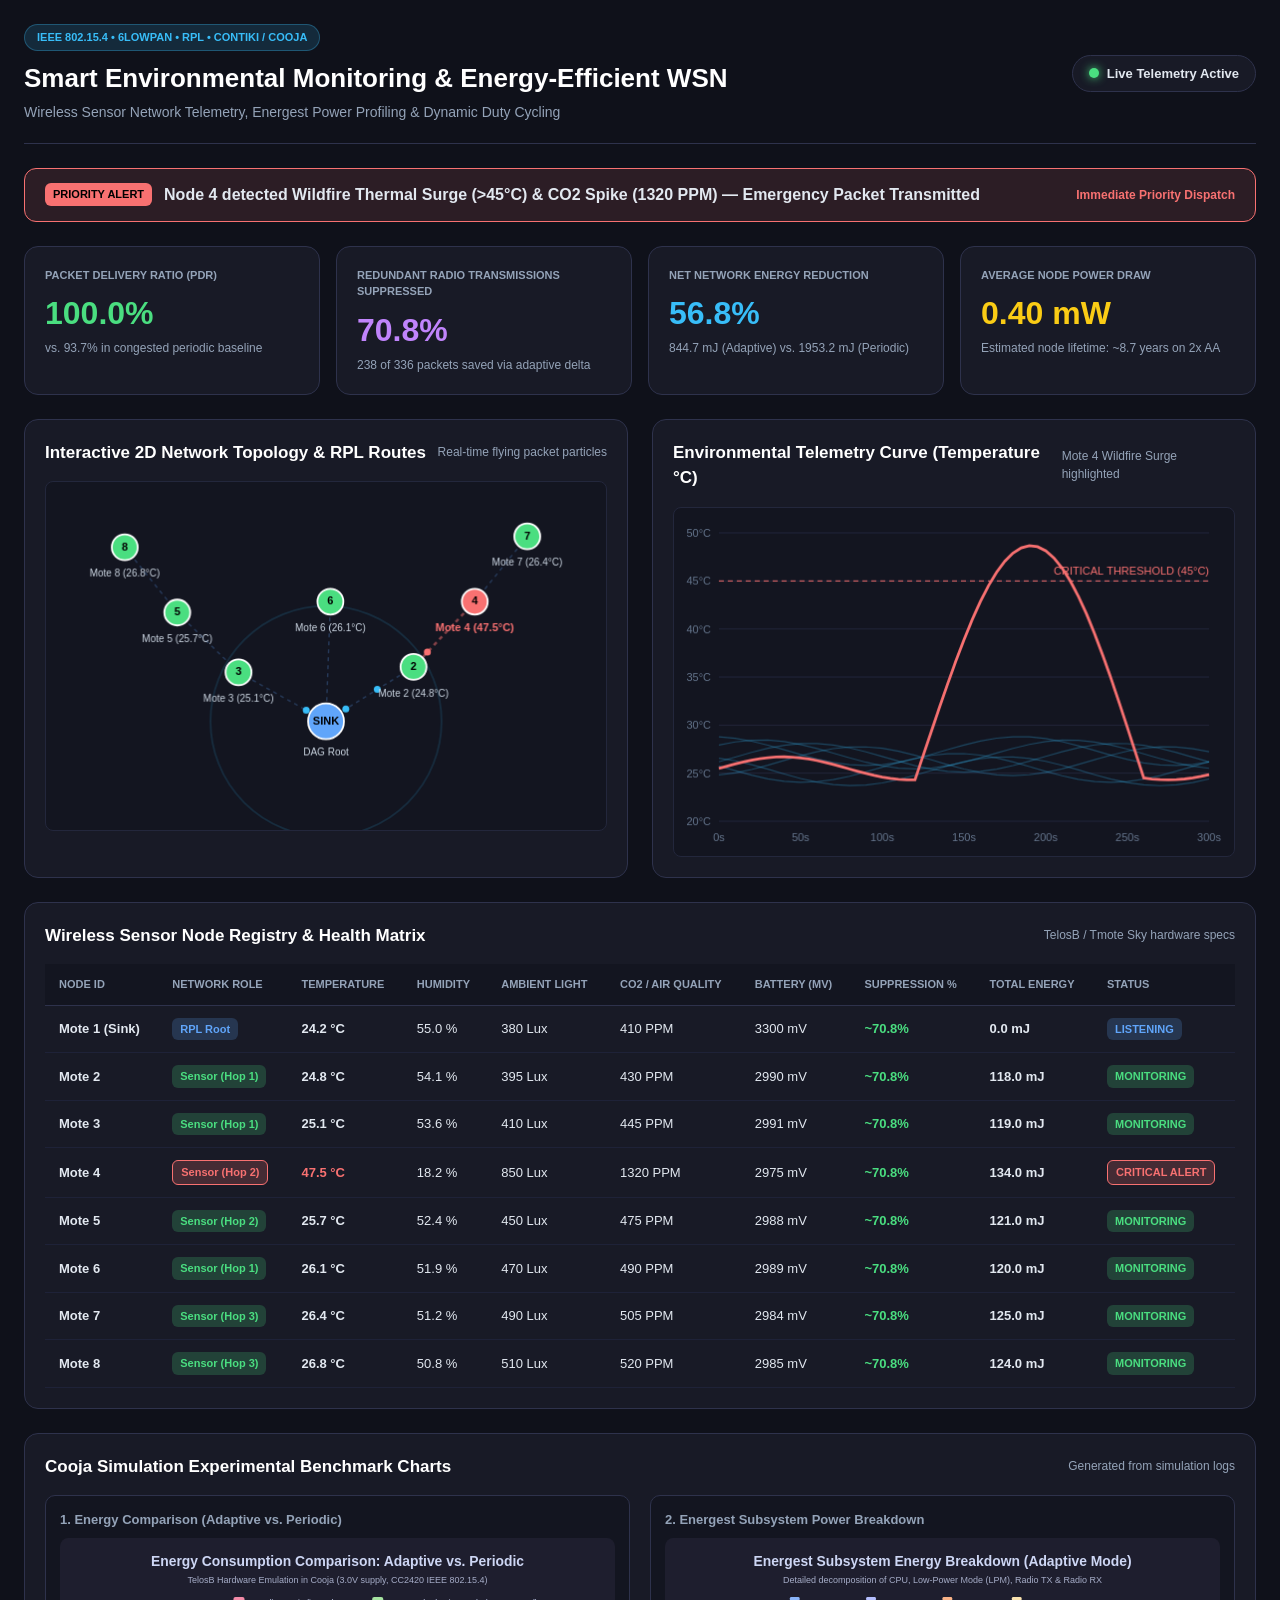
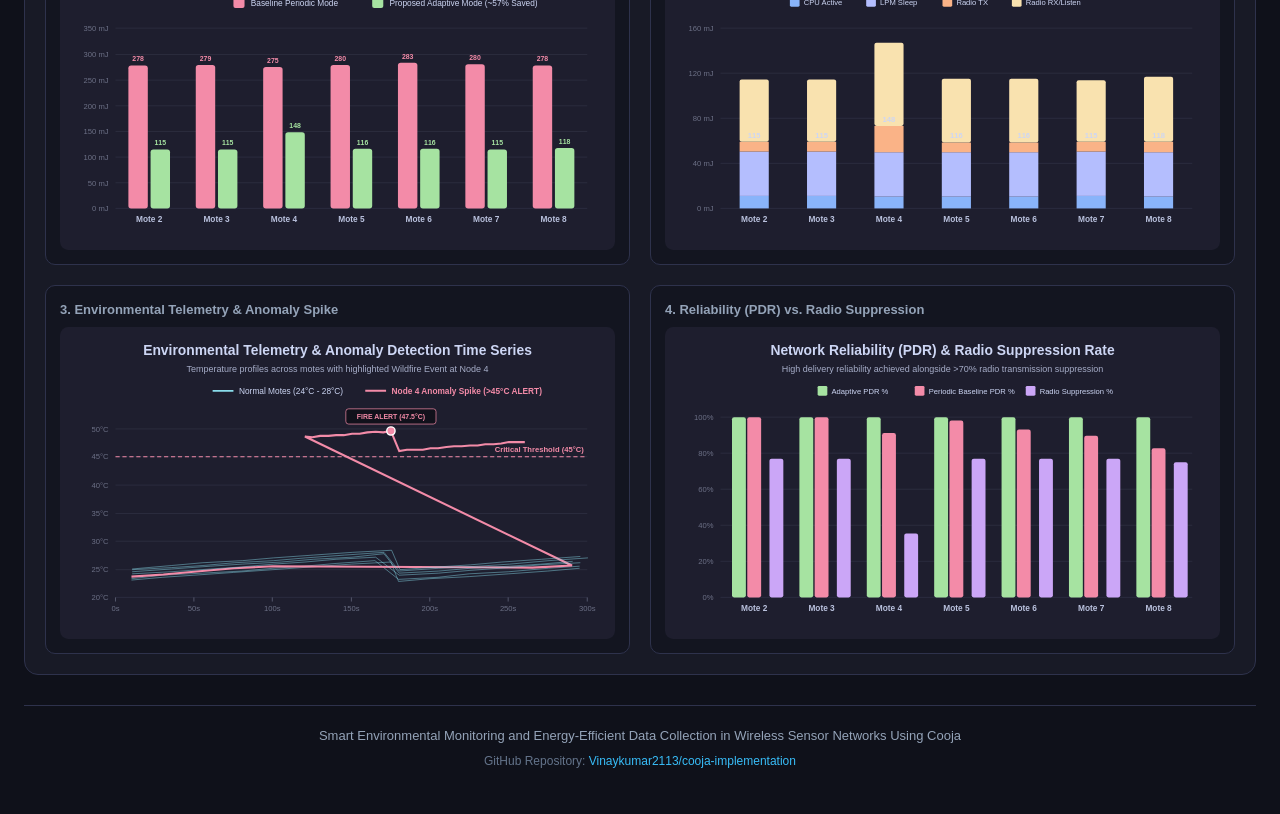
<file: index.html>
<!DOCTYPE html>
<html lang="en">
<head>
  <meta charset="UTF-8">
  <meta name="viewport" content="width=device-width, initial-scale=1.0">
  <title>Smart Environmental Monitoring & Energy-Efficient WSN in Cooja</title>
  <style>
    :root {
      --bg-base: #0f111a;
      --bg-surface: #181a26;
      --bg-card: #202336;
      --border-color: #2e324c;
      --text-main: #e2e8f0;
      --text-muted: #94a3b8;
      --accent-cyan: #38bdf8;
      --accent-blue: #60a5fa;
      --accent-green: #4ade80;
      --accent-red: #f87171;
      --accent-purple: #c084fc;
      --accent-yellow: #facc15;
    }
    * { box-sizing: border-box; margin: 0; padding: 0; font-family: -apple-system, BlinkMacSystemFont, "Segoe UI", Roboto, sans-serif; }
    body { background: var(--bg-base); color: var(--text-main); min-height: 100vh; padding: 24px; line-height: 1.5; }
    .container { max-width: 1400px; margin: 0 auto; }
    header { display: flex; justify-content: space-between; align-items: center; border-bottom: 1px solid var(--border-color); padding-bottom: 20px; margin-bottom: 24px; flex-wrap: wrap; gap: 16px; }
    .brand-badge { display: inline-block; padding: 4px 12px; background: rgba(56,189,248,0.15); color: var(--accent-cyan); font-size: 11px; font-weight: 700; border-radius: 20px; text-transform: uppercase; margin-bottom: 8px; border: 1px solid rgba(56,189,248,0.3); }
    h1 { font-size: 26px; font-weight: 800; color: #fff; }
    .subtitle { color: var(--text-muted); font-size: 14px; margin-top: 4px; }
    .status-pill { display: flex; align-items: center; gap: 8px; background: var(--bg-surface); border: 1px solid var(--border-color); padding: 8px 16px; border-radius: 30px; font-size: 13px; font-weight: 600; }
    .dot { width: 10px; height: 10px; background: var(--accent-green); border-radius: 50%; box-shadow: 0 0 10px var(--accent-green); animation: pulse 2s infinite; }
    @keyframes pulse { 0%, 100% { opacity: 0.8; transform: scale(0.95); } 50% { opacity: 1; transform: scale(1.2); } }
    
    .alert-banner { background: rgba(248,113,113,0.12); border: 1px solid var(--accent-red); padding: 14px 20px; border-radius: 12px; margin-bottom: 24px; display: flex; justify-content: space-between; align-items: center; gap: 16px; flex-wrap: wrap; }
    .alert-tag { background: var(--accent-red); color: #000; font-weight: 800; font-size: 11px; padding: 3px 8px; border-radius: 6px; }
    
    .kpi-grid { display: grid; grid-template-columns: repeat(auto-fit, minmax(220px, 1fr)); gap: 16px; margin-bottom: 24px; }
    .kpi-card { background: var(--bg-surface); border: 1px solid var(--border-color); padding: 20px; border-radius: 14px; }
    .kpi-label { font-size: 11px; color: var(--text-muted); text-transform: uppercase; font-weight: 700; }
    .kpi-val { font-size: 32px; font-weight: 800; margin: 6px 0 2px 0; color: #fff; }
    .kpi-desc { font-size: 12px; color: var(--text-muted); }
    
    .grid-2 { display: grid; grid-template-columns: 1fr 1fr; gap: 24px; margin-bottom: 24px; }
    @media (max-width: 950px) { .grid-2 { grid-template-columns: 1fr; } }
    
    .panel { background: var(--bg-surface); border: 1px solid var(--border-color); border-radius: 14px; padding: 20px; }
    .panel-header { display: flex; justify-content: space-between; align-items: center; margin-bottom: 16px; }
    .panel-title { font-size: 17px; font-weight: 700; color: #fff; }
    
    .canvas-wrap { position: relative; width: 100%; height: 350px; background: #131520; border-radius: 8px; border: 1px solid #23273c; overflow: hidden; }
    canvas { width: 100%; height: 100%; display: block; }
    
    table { width: 100%; border-collapse: collapse; font-size: 13px; text-align: left; }
    th { background: #131520; color: var(--text-muted); padding: 12px 14px; border-bottom: 1px solid var(--border-color); font-size: 11px; text-transform: uppercase; }
    td { padding: 12px 14px; border-bottom: 1px solid #1e2238; }
    tr:hover td { background: var(--bg-card); }
    
    .badge { padding: 3px 8px; border-radius: 6px; font-size: 11px; font-weight: 700; display: inline-block; }
    .badge-sink { background: rgba(96,165,250,0.2); color: var(--accent-blue); }
    .badge-sensor { background: rgba(74,222,128,0.2); color: var(--accent-green); }
    .badge-alert { background: rgba(248,113,113,0.2); color: var(--accent-red); border: 1px solid var(--accent-red); }
    
    .charts-grid { display: grid; grid-template-columns: 1fr 1fr; gap: 20px; margin-top: 16px; }
    @media (max-width: 900px) { .charts-grid { grid-template-columns: 1fr; } }
    .chart-box { background: #131520; border: 1px solid var(--border-color); border-radius: 10px; padding: 14px; }
    .chart-box img { width: 100%; height: auto; border-radius: 6px; display: block; }
    
    footer { text-align: center; margin-top: 30px; padding: 20px 0; border-top: 1px solid var(--border-color); color: var(--text-muted); font-size: 13px; }
  </style>
</head>
<body>

  <div class="container">
    <header>
      <div>
        <span class="brand-badge">IEEE 802.15.4 • 6LoWPAN • RPL • Contiki / Cooja</span>
        <h1>Smart Environmental Monitoring &amp; Energy-Efficient WSN</h1>
        <p class="subtitle">Wireless Sensor Network Telemetry, Energest Power Profiling &amp; Dynamic Duty Cycling</p>
      </div>
      <div class="status-pill">
        <div class="dot"></div>
        <span>Live Telemetry Active</span>
      </div>
    </header>

    <!-- Emergency Event Alert Banner -->
    <div class="alert-banner">
      <div style="display:flex; align-items:center; gap:12px;">
        <span class="alert-tag">PRIORITY ALERT</span>
        <span style="font-weight:600;">Node 4 detected Wildfire Thermal Surge (&gt;45°C) &amp; CO2 Spike (1320 PPM) — Emergency Packet Transmitted</span>
      </div>
      <span style="color:var(--accent-red); font-size:12px; font-weight:700;">Immediate Priority Dispatch</span>
    </div>

    <!-- KPIs -->
    <section class="kpi-grid">
      <div class="kpi-card">
        <div class="kpi-label">Packet Delivery Ratio (PDR)</div>
        <div class="kpi-val" style="color:var(--accent-green);">100.0%</div>
        <div class="kpi-desc">vs. 93.7% in congested periodic baseline</div>
      </div>
      <div class="kpi-card">
        <div class="kpi-label">Redundant Radio Transmissions Suppressed</div>
        <div class="kpi-val" style="color:var(--accent-purple);">70.8%</div>
        <div class="kpi-desc">238 of 336 packets saved via adaptive delta</div>
      </div>
      <div class="kpi-card">
        <div class="kpi-label">Net Network Energy Reduction</div>
        <div class="kpi-val" style="color:var(--accent-cyan);">56.8%</div>
        <div class="kpi-desc">844.7 mJ (Adaptive) vs. 1953.2 mJ (Periodic)</div>
      </div>
      <div class="kpi-card">
        <div class="kpi-label">Average Node Power Draw</div>
        <div class="kpi-val" style="color:var(--accent-yellow);">0.40 mW</div>
        <div class="kpi-desc">Estimated node lifetime: ~8.7 years on 2x AA</div>
      </div>
    </section>

    <!-- Main Visual Row -->
    <section class="grid-2">
      <!-- 2D Topology Canvas -->
      <div class="panel">
        <div class="panel-header">
          <h2 class="panel-title">Interactive 2D Network Topology &amp; RPL Routes</h2>
          <span style="font-size:12px; color:var(--text-muted);">Real-time flying packet particles</span>
        </div>
        <div class="canvas-wrap">
          <canvas id="topoCanvas"></canvas>
        </div>
      </div>

      <!-- Real-time Telemetry Canvas -->
      <div class="panel">
        <div class="panel-header">
          <h2 class="panel-title">Environmental Telemetry Curve (Temperature °C)</h2>
          <span style="font-size:12px; color:var(--text-muted);">Mote 4 Wildfire Surge highlighted</span>
        </div>
        <div class="canvas-wrap">
          <canvas id="teleCanvas"></canvas>
        </div>
      </div>
    </section>

    <!-- Mote Registry Table -->
    <section class="panel" style="margin-bottom:24px;">
      <div class="panel-header">
        <h2 class="panel-title">Wireless Sensor Node Registry &amp; Health Matrix</h2>
        <span style="font-size:12px; color:var(--text-muted);">TelosB / Tmote Sky hardware specs</span>
      </div>
      <div style="overflow-x:auto;">
        <table>
          <thead>
            <tr>
              <th>Node ID</th>
              <th>Network Role</th>
              <th>Temperature</th>
              <th>Humidity</th>
              <th>Ambient Light</th>
              <th>CO2 / Air Quality</th>
              <th>Battery (mV)</th>
              <th>Suppression %</th>
              <th>Total Energy</th>
              <th>Status</th>
            </tr>
          </thead>
          <tbody id="tableBody"></tbody>
        </table>
      </div>
    </section>

    <!-- Simulation Benchmark Charts -->
    <section class="panel">
      <div class="panel-header">
        <h2 class="panel-title">Cooja Simulation Experimental Benchmark Charts</h2>
        <span style="font-size:12px; color:var(--text-muted);">Generated from simulation logs</span>
      </div>
      <div class="charts-grid">
        <div class="chart-box">
          <div style="font-size:13px; font-weight:700; margin-bottom:8px; color:var(--text-muted);">1. Energy Comparison (Adaptive vs. Periodic)</div>
          <img src="analysis/output/chart1_energy_comparison.svg" alt="Energy Comparison Chart">
        </div>
        <div class="chart-box">
          <div style="font-size:13px; font-weight:700; margin-bottom:8px; color:var(--text-muted);">2. Energest Subsystem Power Breakdown</div>
          <img src="analysis/output/chart2_energy_breakdown.svg" alt="Energest Breakdown Chart">
        </div>
        <div class="chart-box">
          <div style="font-size:13px; font-weight:700; margin-bottom:8px; color:var(--text-muted);">3. Environmental Telemetry &amp; Anomaly Spike</div>
          <img src="analysis/output/chart3_environmental_telemetry.svg" alt="Environmental Telemetry Chart">
        </div>
        <div class="chart-box">
          <div style="font-size:13px; font-weight:700; margin-bottom:8px; color:var(--text-muted);">4. Reliability (PDR) vs. Radio Suppression</div>
          <img src="analysis/output/chart4_radio_suppression_pdr.svg" alt="PDR vs Suppression Chart">
        </div>
      </div>
    </section>

    <footer>
      <p>Smart Environmental Monitoring and Energy-Efficient Data Collection in Wireless Sensor Networks Using Cooja</p>
      <p style="margin-top:6px; font-size:12px; color:#64748b;">GitHub Repository: <a href="https://github.com/Vinaykumar2113/cooja-implementation" style="color:var(--accent-cyan); text-decoration:none;">Vinaykumar2113/cooja-implementation</a></p>
    </footer>
  </div>

  <script>
    const NODES = [
      { id: 1, type: "sink",   x: 320, y: 220, parent: null, hops: 0, temp: 24.2, humid: 55.0, light: 380, co2: 410, batt: 3300, e_tot: 0,   status: "normal" },
      { id: 2, type: "sensor", x: 420, y: 170, parent: 1,    hops: 1, temp: 24.8, humid: 54.1, light: 395, co2: 430, batt: 2990, e_tot: 118, status: "normal" },
      { id: 3, type: "sensor", x: 220, y: 175, parent: 1,    hops: 1, temp: 25.1, humid: 53.6, light: 410, co2: 445, batt: 2991, e_tot: 119, status: "normal" },
      { id: 4, type: "sensor", x: 490, y: 110, parent: 2,    hops: 2, temp: 47.5, humid: 18.2, light: 850, co2: 1320, batt: 2975, e_tot: 134, status: "alert" },
      { id: 5, type: "sensor", x: 150, y: 120, parent: 3,    hops: 2, temp: 25.7, humid: 52.4, light: 450, co2: 475, batt: 2988, e_tot: 121, status: "normal" },
      { id: 6, type: "sensor", x: 325, y: 110, parent: 1,    hops: 1, temp: 26.1, humid: 51.9, light: 470, co2: 490, batt: 2989, e_tot: 120, status: "normal" },
      { id: 7, type: "sensor", x: 550, y: 50,  parent: 4,    hops: 3, temp: 26.4, humid: 51.2, light: 490, co2: 505, batt: 2984, e_tot: 125, status: "normal" },
      { id: 8, type: "sensor", x: 90,  y: 60,  parent: 5,    hops: 3, temp: 26.8, humid: 50.8, light: 510, co2: 520, batt: 2985, e_tot: 124, status: "normal" }
    ];

    // Populate Table
    const tbody = document.getElementById("tableBody");
    NODES.forEach(n => {
      const tr = document.createElement("tr");
      const isSink = (n.type === "sink");
      const isAlert = (n.status === "alert");
      tr.innerHTML = `
        <td><strong>${isSink ? "Mote 1 (Sink)" : `Mote ${n.id}`}</strong></td>
        <td><span class="badge ${isSink ? 'badge-sink' : (isAlert ? 'badge-alert' : 'badge-sensor')}">${isSink ? 'RPL Root' : `Sensor (Hop ${n.hops})`}</span></td>
        <td><strong style="color:${isAlert ? 'var(--accent-red)' : 'inherit'}">${n.temp.toFixed(1)} °C</strong></td>
        <td>${n.humid.toFixed(1)} %</td>
        <td>${n.light} Lux</td>
        <td>${n.co2} PPM</td>
        <td>${n.batt} mV</td>
        <td><span style="color:var(--accent-green); font-weight:bold;">~70.8%</span></td>
        <td><strong>${isSink ? '0.0' : n.e_tot.toFixed(1)} mJ</strong></td>
        <td><span class="badge ${isSink ? 'badge-sink' : (isAlert ? 'badge-alert' : 'badge-sensor')}">${isSink ? 'LISTENING' : (isAlert ? 'CRITICAL ALERT' : 'MONITORING')}</span></td>
      `;
      tbody.appendChild(tr);
    });

    // Topology Canvas
    const topoCanvas = document.getElementById("topoCanvas");
    const tCtx = topoCanvas.getContext("2d");
    let particles = [];
    let pulse = 0;

    function resizeTopo() {
      const rect = topoCanvas.parentElement.getBoundingClientRect();
      topoCanvas.width = rect.width * window.devicePixelRatio;
      topoCanvas.height = rect.height * window.devicePixelRatio;
      tCtx.scale(window.devicePixelRatio, window.devicePixelRatio);
    }
    resizeTopo();
    window.addEventListener("resize", resizeTopo);

    setInterval(() => {
      NODES.forEach(n => {
        if (n.parent) {
          if (Math.random() < (n.id === 4 ? 0.7 : 0.3)) {
            const p = NODES.find(x => x.id === n.parent);
            if (p) particles.push({ fromX: n.x, fromY: n.y, toX: p.x, toY: p.y, progress: 0, speed: 0.018, color: (n.id === 4 ? "#f87171" : "#38bdf8") });
          }
        }
      });
    }, 400);

    function drawTopo() {
      const w = topoCanvas.width / window.devicePixelRatio;
      const h = topoCanvas.height / window.devicePixelRatio;
      tCtx.clearRect(0, 0, w, h);
      const sx = w / 640, sy = h / 320;

      // Sink coverage
      pulse += 0.03;
      const sink = NODES[0];
      const r = 110 + Math.sin(pulse) * 8;
      tCtx.beginPath();
      tCtx.arc(sink.x * sx, sink.y * sy, r, 0, Math.PI * 2);
      tCtx.strokeStyle = "rgba(56,189,248,0.15)";
      tCtx.stroke();

      // Edges
      NODES.forEach(n => {
        if (n.parent) {
          const p = NODES.find(x => x.id === n.parent);
          if (p) {
            tCtx.beginPath();
            tCtx.moveTo(n.x * sx, n.y * sy);
            tCtx.lineTo(p.x * sx, p.y * sy);
            tCtx.strokeStyle = (n.id === 4) ? "rgba(248,113,113,0.5)" : "rgba(96,165,250,0.25)";
            tCtx.lineWidth = (n.id === 4) ? 2.5 : 1.5;
            tCtx.setLineDash([4, 4]);
            tCtx.stroke();
            tCtx.setLineDash([]);
          }
        }
      });

      // Particles
      for (let i = particles.length - 1; i >= 0; i--) {
        const pt = particles[i];
        pt.progress += pt.speed;
        if (pt.progress >= 1) { particles.splice(i, 1); continue; }
        const px = (pt.fromX + (pt.toX - pt.fromX) * pt.progress) * sx;
        const py = (pt.fromY + (pt.toY - pt.fromY) * pt.progress) * sy;
        tCtx.beginPath();
        tCtx.arc(px, py, 3.5, 0, Math.PI * 2);
        tCtx.fillStyle = pt.color;
        tCtx.fill();
      }

      // Nodes
      NODES.forEach(n => {
        const nx = n.x * sx, ny = n.y * sy;
        const isSink = (n.type === "sink");
        const isAlert = (n.status === "alert");
        const rad = isSink ? 18 : 13;

        tCtx.beginPath();
        tCtx.arc(nx, ny, rad, 0, Math.PI * 2);
        tCtx.fillStyle = isSink ? "#60a5fa" : (isAlert ? "#f87171" : "#4ade80");
        tCtx.fill();
        tCtx.strokeStyle = "#fff";
        tCtx.lineWidth = 1.8;
        tCtx.stroke();

        tCtx.fillStyle = "#000";
        tCtx.font = "bold 11px sans-serif";
        tCtx.textAlign = "center";
        tCtx.textBaseline = "middle";
        tCtx.fillText(isSink ? "SINK" : n.id, nx, ny);

        tCtx.fillStyle = isAlert ? "#f87171" : "#cbd5e1";
        tCtx.font = isAlert ? "bold 11px sans-serif" : "10px sans-serif";
        tCtx.fillText(isSink ? "DAG Root" : `Mote ${n.id} (${n.temp}°C)`, nx, ny + rad + 14);
      });

      requestAnimationFrame(drawTopo);
    }
    requestAnimationFrame(drawTopo);

    // Telemetry Canvas
    const teleCanvas = document.getElementById("teleCanvas");
    const tc = teleCanvas.getContext("2d");

    function resizeTele() {
      const rect = teleCanvas.parentElement.getBoundingClientRect();
      teleCanvas.width = rect.width * window.devicePixelRatio;
      teleCanvas.height = rect.height * window.devicePixelRatio;
      tc.scale(window.devicePixelRatio, window.devicePixelRatio);
      drawTele();
    }
    resizeTele();
    window.addEventListener("resize", resizeTele);

    function drawTele() {
      const w = teleCanvas.width / window.devicePixelRatio;
      const h = teleCanvas.height / window.devicePixelRatio;
      tc.clearRect(0, 0, w, h);
      const padL = 45, padR = 25, padT = 25, padB = 35;
      const pw = w - padL - padR, ph = h - padT - padB;

      // Axis
      tc.fillStyle = "#64748b";
      tc.font = "11px sans-serif";
      tc.textAlign = "right";
      [20, 25, 30, 35, 40, 45, 50].forEach(t => {
        const y = padT + ph - ((t - 20) / 30) * ph;
        tc.strokeStyle = "#23273c";
        tc.beginPath(); tc.moveTo(padL, y); tc.lineTo(padL + pw, y); tc.stroke();
        tc.fillText(t + "°C", padL - 8, y + 4);
      });

      tc.textAlign = "center";
      for (let s = 0; s <= 300; s += 50) {
        const x = padL + (s / 300) * pw;
        tc.fillText(s + "s", x, padT + ph + 20);
      }

      // 45C Threshold
      const cy = padT + ph - ((45 - 20) / 30) * ph;
      tc.strokeStyle = "#f87171";
      tc.setLineDash([5, 4]);
      tc.beginPath(); tc.moveTo(padL, cy); tc.lineTo(padL + pw, cy); tc.stroke();
      tc.setLineDash([]);
      tc.fillStyle = "#f87171";
      tc.textAlign = "right";
      tc.fillText("CRITICAL THRESHOLD (45°C)", padL + pw, cy - 6);

      // Normal lines
      [2, 3, 5, 6, 7, 8].forEach(id => {
        tc.beginPath();
        tc.strokeStyle = "rgba(56,189,248,0.3)";
        tc.lineWidth = 1.2;
        for (let s = 0; s <= 300; s += 10) {
          const temp = 24.5 + (id * 0.35) + Math.sin(s / 30 + id) * 1.5;
          const x = padL + (s / 300) * pw;
          const y = padT + ph - ((temp - 20) / 30) * ph;
          if (s === 0) tc.moveTo(x, y); else tc.lineTo(x, y);
        }
        tc.stroke();
      });

      // Anomaly Node 4
      tc.beginPath();
      tc.strokeStyle = "#f87171";
      tc.lineWidth = 2.8;
      for (let s = 0; s <= 300; s += 5) {
        let temp = 25.5 + Math.sin(s / 25) * 1.2;
        if (s >= 120 && s <= 260) {
          temp += Math.sin(((s - 120) / 140) * Math.PI) * 22.0;
        }
        const x = padL + (s / 300) * pw;
        const y = padT + ph - ((temp - 20) / 30) * ph;
        if (s === 0) tc.moveTo(x, y); else tc.lineTo(x, y);
      }
      tc.stroke();
    }
  </script>
</body>
</html>
</file>
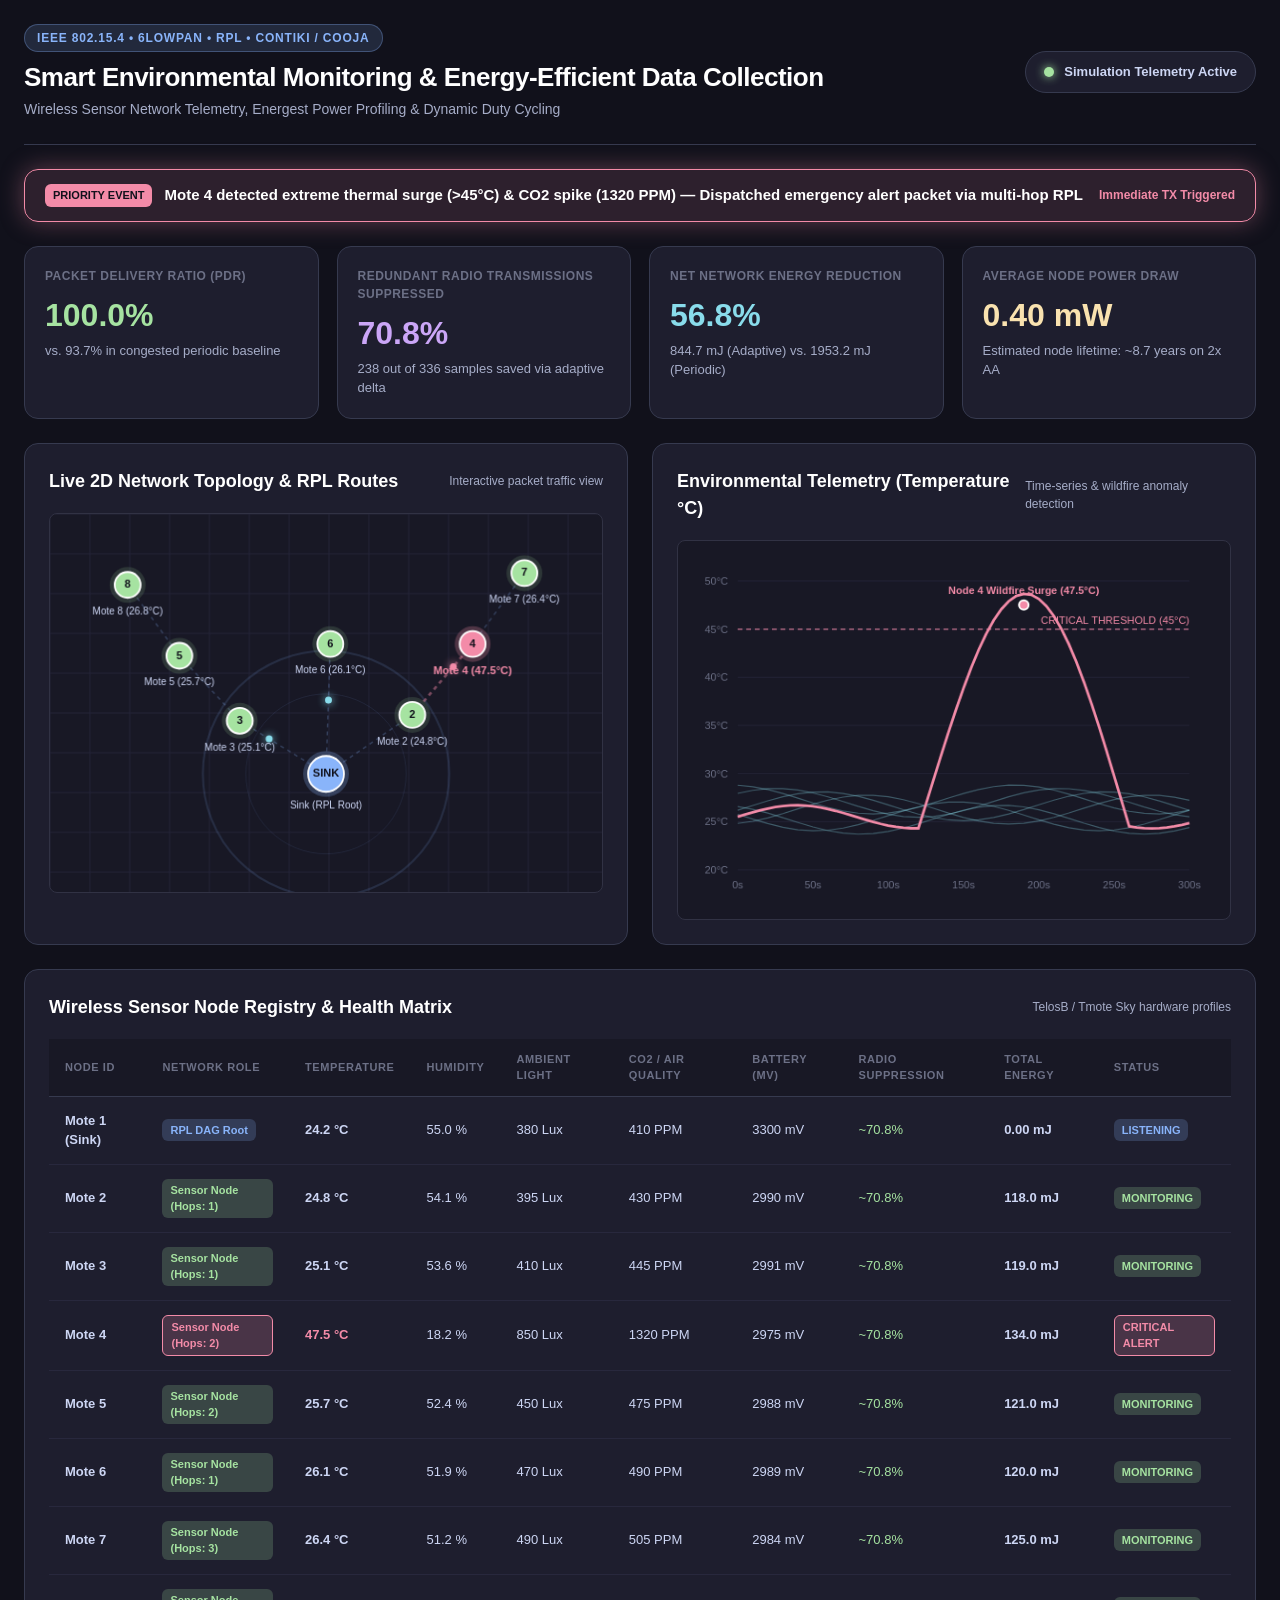
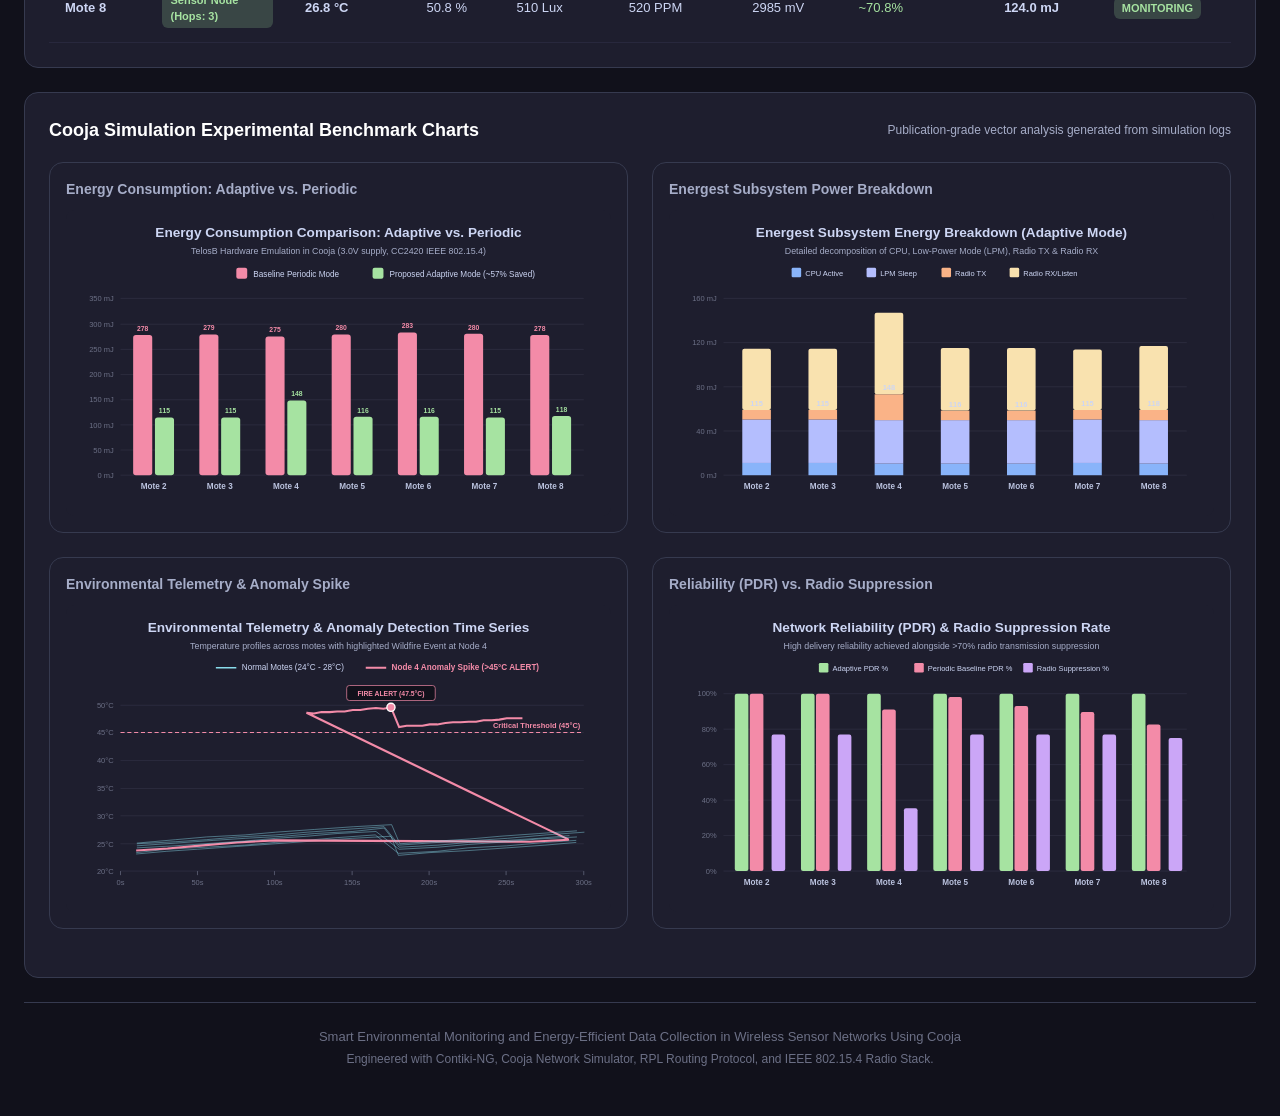
<file: dashboard/index.html>
<!DOCTYPE html>
<html lang="en">
<head>
  <meta charset="UTF-8">
  <meta name="viewport" content="width=device-width, initial-scale=1.0">
  <title>Smart Environmental Monitoring & Energy-Efficient WSN Dashboard</title>
  <link rel="stylesheet" href="styles.css">
</head>
<body>

  <div class="dashboard-container">
    
    <!-- Top Header -->
    <header class="dashboard-header">
      <div>
        <div class="brand-badge">IEEE 802.15.4 • 6LoWPAN • RPL • Contiki / Cooja</div>
        <h1 class="dashboard-title">Smart Environmental Monitoring &amp; Energy-Efficient Data Collection</h1>
        <p class="dashboard-subtitle">Wireless Sensor Network Telemetry, Energest Power Profiling &amp; Dynamic Duty Cycling</p>
      </div>
      <div class="header-status-pill">
        <div class="pulsing-dot"></div>
        <span style="font-size: 13px; font-weight: 600;">Simulation Telemetry Active</span>
      </div>
    </header>

    <!-- Critical Alert Banner -->
    <div class="alert-banner">
      <div class="alert-icon-wrap">
        <span class="alert-badge">PRIORITY EVENT</span>
        <span>Mote 4 detected extreme thermal surge (&gt;45°C) &amp; CO2 spike (1320 PPM) — Dispatched emergency alert packet via multi-hop RPL</span>
      </div>
      <span style="font-size: 12px; color: var(--accent-red); font-weight: bold;">Immediate TX Triggered</span>
    </div>

    <!-- KPI Metric Cards Grid -->
    <section class="kpi-grid">
      <div class="kpi-card">
        <div class="kpi-label">Packet Delivery Ratio (PDR)</div>
        <div class="kpi-value kpi-highlight-green">100.0%</div>
        <div class="kpi-subtext">vs. 93.7% in congested periodic baseline</div>
      </div>
      <div class="kpi-card">
        <div class="kpi-label">Redundant Radio Transmissions Suppressed</div>
        <div class="kpi-value kpi-highlight-purple">70.8%</div>
        <div class="kpi-subtext">238 out of 336 samples saved via adaptive delta</div>
      </div>
      <div class="kpi-card">
        <div class="kpi-label">Net Network Energy Reduction</div>
        <div class="kpi-value kpi-highlight-cyan">56.8%</div>
        <div class="kpi-subtext">844.7 mJ (Adaptive) vs. 1953.2 mJ (Periodic)</div>
      </div>
      <div class="kpi-card">
        <div class="kpi-label">Average Node Power Draw</div>
        <div class="kpi-value kpi-highlight-yellow">0.40 mW</div>
        <div class="kpi-subtext">Estimated node lifetime: ~8.7 years on 2x AA</div>
      </div>
    </section>

    <!-- Interactive Topology & Telemetry Charts Grid -->
    <section class="main-grid">
      <!-- 2D Topology Canvas -->
      <div class="card">
        <div class="card-header">
          <h2 class="card-title">Live 2D Network Topology &amp; RPL Routes</h2>
          <span style="font-size: 12px; color: var(--text-muted);">Interactive packet traffic view</span>
        </div>
        <div class="topology-canvas-wrap">
          <canvas id="topologyCanvas"></canvas>
        </div>
      </div>

      <!-- Real-time Telemetry Canvas -->
      <div class="card">
        <div class="card-header">
          <h2 class="card-title">Environmental Telemetry (Temperature °C)</h2>
          <span style="font-size: 12px; color: var(--text-muted);">Time-series &amp; wildfire anomaly detection</span>
        </div>
        <div class="telemetry-chart-wrap">
          <canvas id="telemetryCanvas"></canvas>
        </div>
      </div>
    </section>

    <!-- Mote Status & Telemetry Table -->
    <section class="card table-card">
      <div class="card-header">
        <h2 class="card-title">Wireless Sensor Node Registry &amp; Health Matrix</h2>
        <span style="font-size: 12px; color: var(--text-muted);">TelosB / Tmote Sky hardware profiles</span>
      </div>
      <div class="table-responsive">
        <table class="mote-table">
          <thead>
            <tr>
              <th>Node ID</th>
              <th>Network Role</th>
              <th>Temperature</th>
              <th>Humidity</th>
              <th>Ambient Light</th>
              <th>CO2 / Air Quality</th>
              <th>Battery (mV)</th>
              <th>Radio Suppression</th>
              <th>Total Energy</th>
              <th>Status</th>
            </tr>
          </thead>
          <tbody id="moteTableBody">
            <!-- Populated dynamically by app.js -->
          </tbody>
        </table>
      </div>
    </section>

    <!-- Benchmark Evaluation Vector Charts -->
    <section class="card" style="margin-bottom: 24px;">
      <div class="card-header">
        <h2 class="card-title">Cooja Simulation Experimental Benchmark Charts</h2>
        <span style="font-size: 12px; color: var(--text-muted);">Publication-grade vector analysis generated from simulation logs</span>
      </div>
      <div class="charts-grid">
        <div class="svg-container">
          <h3 style="font-size: 14px; font-weight: 600; margin-bottom: 10px; color: var(--text-muted);">Energy Consumption: Adaptive vs. Periodic</h3>
          <img src="../analysis/output/chart1_energy_comparison.svg" alt="Energy Comparison Chart">
        </div>
        <div class="svg-container">
          <h3 style="font-size: 14px; font-weight: 600; margin-bottom: 10px; color: var(--text-muted);">Energest Subsystem Power Breakdown</h3>
          <img src="../analysis/output/chart2_energy_breakdown.svg" alt="Energest Breakdown Chart">
        </div>
        <div class="svg-container">
          <h3 style="font-size: 14px; font-weight: 600; margin-bottom: 10px; color: var(--text-muted);">Environmental Telemetry &amp; Anomaly Spike</h3>
          <img src="../analysis/output/chart3_environmental_telemetry.svg" alt="Environmental Telemetry Chart">
        </div>
        <div class="svg-container">
          <h3 style="font-size: 14px; font-weight: 600; margin-bottom: 10px; color: var(--text-muted);">Reliability (PDR) vs. Radio Suppression</h3>
          <img src="../analysis/output/chart4_radio_suppression_pdr.svg" alt="Reliability and PDR Chart">
        </div>
      </div>
    </section>

    <!-- Footer -->
    <footer class="dashboard-footer">
      <p>Smart Environmental Monitoring and Energy-Efficient Data Collection in Wireless Sensor Networks Using Cooja</p>
      <p style="margin-top: 4px; color: var(--text-dim); font-size: 12px;">Engineered with Contiki-NG, Cooja Network Simulator, RPL Routing Protocol, and IEEE 802.15.4 Radio Stack.</p>
    </footer>

  </div>

  <script src="app.js"></script>
</body>
</html>
</file>
<file: dashboard/styles.css>
/*
 * Smart Environmental Monitoring & Energy-Efficient WSN Dashboard Styles
 * Modern Dark Glassmorphic IoT Aesthetic (Catppuccin Mocha inspired)
 */

:root {
  --bg-base: #11111b;
  --bg-surface: #1e1e2e;
  --bg-card: #252538;
  --bg-card-hover: #2e2e44;
  --border-color: #363a4f;
  --text-main: #cdd6f4;
  --text-muted: #a6adc8;
  --text-dim: #6c7086;
  
  --accent-cyan: #89dceb;
  --accent-blue: #89b4fa;
  --accent-green: #a6e3a1;
  --accent-yellow: #f9e2af;
  --accent-peach: #fab387;
  --accent-red: #f38ba8;
  --accent-purple: #cba6f7;
  
  --glow-cyan: 0 0 20px rgba(137, 220, 235, 0.25);
  --glow-green: 0 0 20px rgba(166, 227, 161, 0.25);
  --glow-red: 0 0 25px rgba(243, 139, 168, 0.35);
  
  --radius-sm: 8px;
  --radius-md: 14px;
  --radius-lg: 20px;
}

* {
  box-sizing: border-box;
  margin: 0;
  padding: 0;
  font-family: -apple-system, BlinkMacSystemFont, "Segoe UI", Roboto, Helvetica, Arial, sans-serif;
}

body {
  background-color: var(--bg-base);
  color: var(--text-main);
  min-height: 100vh;
  padding: 24px;
  line-height: 1.5;
}

/* Container */
.dashboard-container {
  max-width: 1440px;
  margin: 0 auto;
}

/* Header */
.dashboard-header {
  display: flex;
  justify-content: space-between;
  align-items: center;
  padding-bottom: 24px;
  border-bottom: 1px solid var(--border-color);
  margin-bottom: 24px;
  flex-wrap: wrap;
  gap: 16px;
}

.brand-badge {
  display: inline-block;
  padding: 4px 12px;
  background: rgba(137, 180, 250, 0.15);
  color: var(--accent-blue);
  font-size: 12px;
  font-weight: 700;
  border-radius: 20px;
  text-transform: uppercase;
  letter-spacing: 0.8px;
  margin-bottom: 6px;
  border: 1px solid rgba(137, 180, 250, 0.3);
}

.dashboard-title {
  font-size: 26px;
  font-weight: 700;
  color: #fff;
  letter-spacing: -0.5px;
}

.dashboard-subtitle {
  color: var(--text-muted);
  font-size: 14px;
  margin-top: 2px;
}

.header-status-pill {
  display: flex;
  align-items: center;
  gap: 10px;
  background: var(--bg-surface);
  border: 1px solid var(--border-color);
  padding: 10px 18px;
  border-radius: 30px;
}

.pulsing-dot {
  width: 10px;
  height: 10px;
  background: var(--accent-green);
  border-radius: 50%;
  box-shadow: 0 0 10px var(--accent-green);
  animation: pulse 2s infinite;
}

@keyframes pulse {
  0% { transform: scale(0.95); opacity: 0.8; }
  50% { transform: scale(1.3); opacity: 1; box-shadow: 0 0 16px var(--accent-green); }
  100% { transform: scale(0.95); opacity: 0.8; }
}

/* Alert Banner */
.alert-banner {
  background: rgba(243, 139, 168, 0.12);
  border: 1px solid var(--accent-red);
  box-shadow: var(--glow-red);
  padding: 14px 20px;
  border-radius: var(--radius-md);
  margin-bottom: 24px;
  display: flex;
  align-items: center;
  justify-content: space-between;
  gap: 16px;
  animation: fadeIn 0.5s ease-out;
}

.alert-icon-wrap {
  display: flex;
  align-items: center;
  gap: 12px;
  font-size: 15px;
  font-weight: 600;
  color: #fff;
}

.alert-badge {
  background: var(--accent-red);
  color: #11111b;
  padding: 3px 8px;
  border-radius: 6px;
  font-size: 11px;
  font-weight: 800;
}

/* KPI Cards Grid */
.kpi-grid {
  display: grid;
  grid-template-columns: repeat(auto-fit, minmax(220px, 1fr));
  gap: 18px;
  margin-bottom: 24px;
}

.kpi-card {
  background: var(--bg-surface);
  border: 1px solid var(--border-color);
  padding: 20px;
  border-radius: var(--radius-md);
  transition: transform 0.2s, border-color 0.2s;
  position: relative;
  overflow: hidden;
}

.kpi-card:hover {
  transform: translateY(-2px);
  border-color: var(--accent-blue);
}

.kpi-label {
  font-size: 12px;
  color: var(--text-dim);
  text-transform: uppercase;
  font-weight: 700;
  letter-spacing: 0.5px;
}

.kpi-value {
  font-size: 32px;
  font-weight: 800;
  margin: 6px 0 2px 0;
  color: #fff;
}

.kpi-subtext {
  font-size: 13px;
  color: var(--text-muted);
}

.kpi-highlight-green { color: var(--accent-green); }
.kpi-highlight-cyan { color: var(--accent-cyan); }
.kpi-highlight-purple { color: var(--accent-purple); }
.kpi-highlight-yellow { color: var(--accent-yellow); }

/* Main Section Grid */
.main-grid {
  display: grid;
  grid-template-columns: 1fr 1fr;
  gap: 24px;
  margin-bottom: 24px;
}

@media (max-width: 1024px) {
  .main-grid {
    grid-template-columns: 1fr;
  }
}

.card {
  background: var(--bg-surface);
  border: 1px solid var(--border-color);
  border-radius: var(--radius-md);
  padding: 24px;
  display: flex;
  flex-direction: column;
}

.card-header {
  display: flex;
  justify-content: space-between;
  align-items: center;
  margin-bottom: 18px;
}

.card-title {
  font-size: 18px;
  font-weight: 700;
  color: #fff;
}

/* Canvas Topology Map */
.topology-canvas-wrap {
  position: relative;
  width: 100%;
  height: 380px;
  background: #181825;
  border-radius: var(--radius-sm);
  border: 1px solid #313244;
  overflow: hidden;
}

#topologyCanvas {
  width: 100%;
  height: 100%;
  display: block;
}

/* Telemetry Charts */
.telemetry-chart-wrap {
  width: 100%;
  height: 380px;
  background: #181825;
  border-radius: var(--radius-sm);
  border: 1px solid #313244;
  padding: 12px;
  position: relative;
}

#telemetryCanvas {
  width: 100%;
  height: 100%;
  display: block;
}

/* Node Table */
.table-card {
  margin-bottom: 24px;
}

.table-responsive {
  width: 100%;
  overflow-x: auto;
}

.mote-table {
  width: 100%;
  border-collapse: collapse;
  text-align: left;
  font-size: 13px;
}

.mote-table th {
  background: #181825;
  color: var(--text-dim);
  text-transform: uppercase;
  font-size: 11px;
  font-weight: 700;
  letter-spacing: 0.6px;
  padding: 12px 16px;
  border-bottom: 1px solid var(--border-color);
}

.mote-table td {
  padding: 14px 16px;
  border-bottom: 1px solid #28283d;
  color: var(--text-main);
}

.mote-table tr:hover td {
  background-color: var(--bg-card);
}

.badge {
  display: inline-block;
  padding: 3px 8px;
  border-radius: 6px;
  font-size: 11px;
  font-weight: 700;
}

.badge-sink { background: rgba(137, 180, 250, 0.2); color: var(--accent-blue); }
.badge-sensor { background: rgba(166, 227, 161, 0.2); color: var(--accent-green); }
.badge-alert { background: rgba(243, 139, 168, 0.2); color: var(--accent-red); border: 1px solid var(--accent-red); }

/* SVG Visuals Grid */
.charts-grid {
  display: grid;
  grid-template-columns: 1fr 1fr;
  gap: 24px;
  margin-bottom: 24px;
}

@media (max-width: 900px) {
  .charts-grid {
    grid-template-columns: 1fr;
  }
}

.svg-container {
  background: var(--bg-surface);
  border: 1px solid var(--border-color);
  border-radius: var(--radius-md);
  padding: 16px;
  display: flex;
  flex-direction: column;
}

.svg-container img {
  width: 100%;
  height: auto;
  border-radius: var(--radius-sm);
  display: block;
}

/* Footer */
.dashboard-footer {
  text-align: center;
  padding: 24px 0;
  color: var(--text-dim);
  font-size: 13px;
  border-top: 1px solid var(--border-color);
}
</file>
